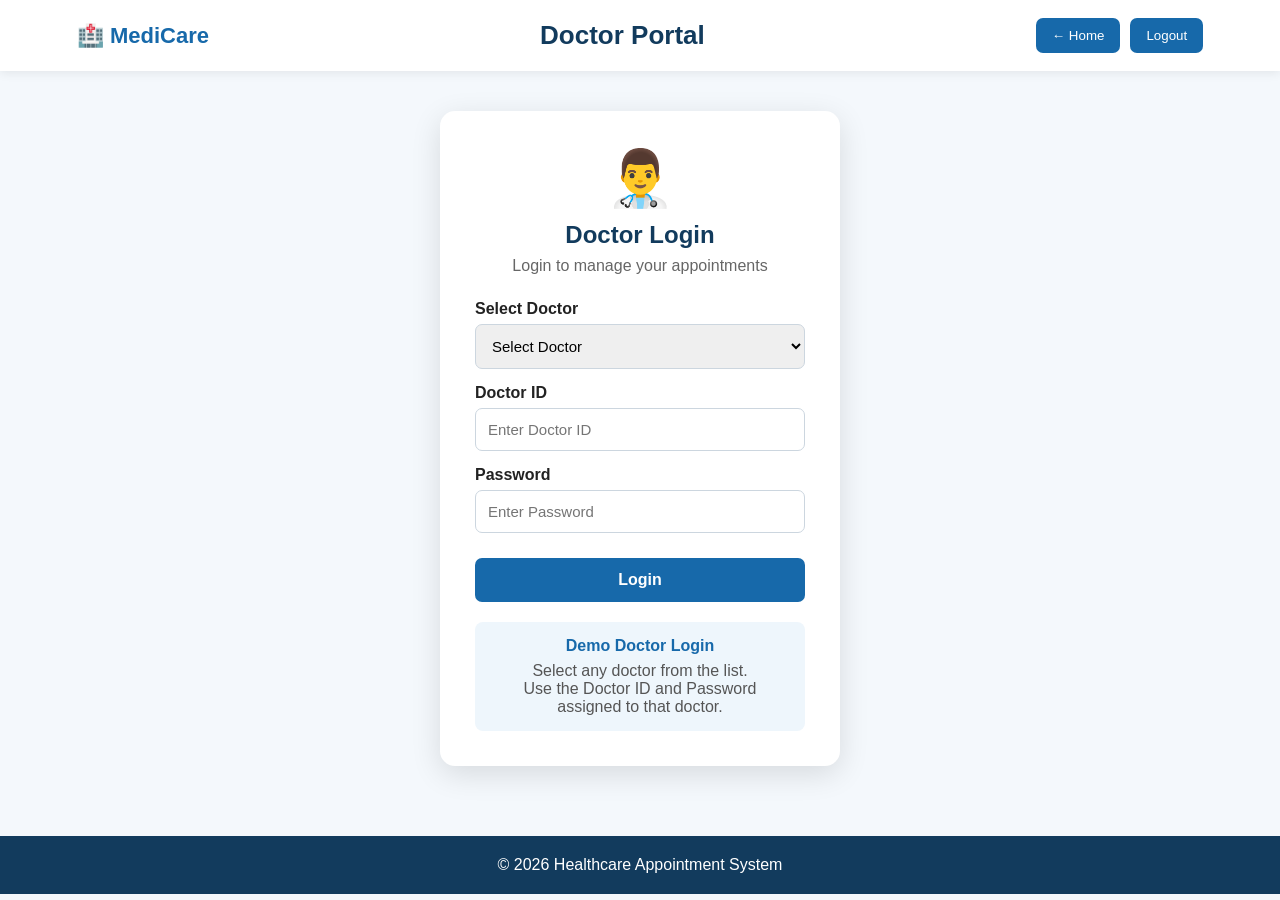
<file: admin/admin.html>
<!DOCTYPE html>
<html lang="en">

<head>
    <meta charset="UTF-8">
    <meta name="viewport" content="width=device-width, initial-scale=1.0">

    <title>Doctor Portal</title>

    <link rel="stylesheet" href="admin.css">
</head>

<body>

<!-- ================= HEADER ================= -->

<header>

    <div class="logo">
        🏥 MediCare
    </div>

    <h1>
        Doctor Portal
    </h1>

    <div class="header-buttons">

        <button onclick="goHome()">
            ← Home
        </button>

        <button onclick="logoutDoctor()">
            Logout
        </button>

    </div>

</header>


<!-- ================= LOGIN ================= -->

<section id="doctorLogin" class="login-section">

    <div class="login-box">

        <div class="doctor-icon">
            👨‍⚕️
        </div>

        <h2>
            Doctor Login
        </h2>

        <p>
            Login to manage your appointments
        </p>


        <label>
            Select Doctor
        </label>

        <select id="doctorSelect">

            <option value="">
                Select Doctor
            </option>

        </select>


        <label>
            Doctor ID
        </label>

        <input
            type="text"
            id="doctorId"
            placeholder="Enter Doctor ID">


        <label>
            Password
        </label>

        <input
            type="password"
            id="doctorPassword"
            placeholder="Enter Password">


        <button
            class="login-btn"
            onclick="doctorLogin()">

            Login

        </button>


        <div class="login-info">

            <h4>Demo Doctor Login</h4>

            <p>
                Select any doctor from the list.
            </p>

            <p>
                Use the Doctor ID and Password
                assigned to that doctor.
            </p>

        </div>

    </div>

</section>


<!-- ================= DASHBOARD ================= -->

<section id="doctorDashboard" class="dashboard">

    <div class="dashboard-title">

        <div>

            <p class="small-title">
                DOCTOR DASHBOARD
            </p>

            <h2>
                Welcome, <span id="loggedDoctorName">
                    Doctor
                </span> 👋
            </h2>

            <p>
                Manage your patient appointments
                and availability.
            </p>

        </div>

    </div>


    <!-- ================= STATS ================= -->

    <div class="stats-container">

        <div class="stat-card">

            <div class="stat-icon">
                📅
            </div>

            <h3 id="totalAppointments">
                0
            </h3>

            <p>
                Total Appointments
            </p>

        </div>


        <div class="stat-card">

            <div class="stat-icon">
                ✅
            </div>

            <h3 id="confirmedAppointments">
                0
            </h3>

            <p>
                Confirmed
            </p>

        </div>


        <div class="stat-card">

            <div class="stat-icon">
                ⏳
            </div>

            <h3 id="pendingAppointments">
                0
            </h3>

            <p>
                Pending
            </p>

        </div>


        <div class="stat-card">

            <div class="stat-icon">
                👥
            </div>

            <h3 id="patientCount">
                0
            </h3>

            <p>
                Patients
            </p>

        </div>

    </div>


    <!-- ================= APPOINTMENTS ================= -->

    <div class="dashboard-card">

        <h2>
            Appointment Management
        </h2>

        <p class="card-description">
            View and manage appointments for
            <strong id="appointmentDoctorName">
                Doctor
            </strong>.
        </p>


        <div id="adminAppointmentList">

            <p class="empty">
                No appointments available.
            </p>

        </div>

    </div>


    <!-- ================= AVAILABILITY ================= -->

    <div class="dashboard-card">

        <h2>
            Doctor Availability
        </h2>

        <p class="card-description">
            Update your available consultation time.
        </p>


        <div class="availability-form">

            <div>

                <label>
                    Available From
                </label>

                <input
                    type="time"
                    id="availableFrom">

            </div>


            <div>

                <label>
                    Available Until
                </label>

                <input
                    type="time"
                    id="availableUntil">

            </div>

        </div>


        <button
            class="save-btn"
            onclick="saveAvailability()">

            Save Availability

        </button>


        <p id="availabilityMessage"></p>

    </div>

</section>


<footer>

    <p>
        © 2026 Healthcare Appointment System
    </p>

</footer>


<script src="admin.js"></script>

</body>
</html>
</file>
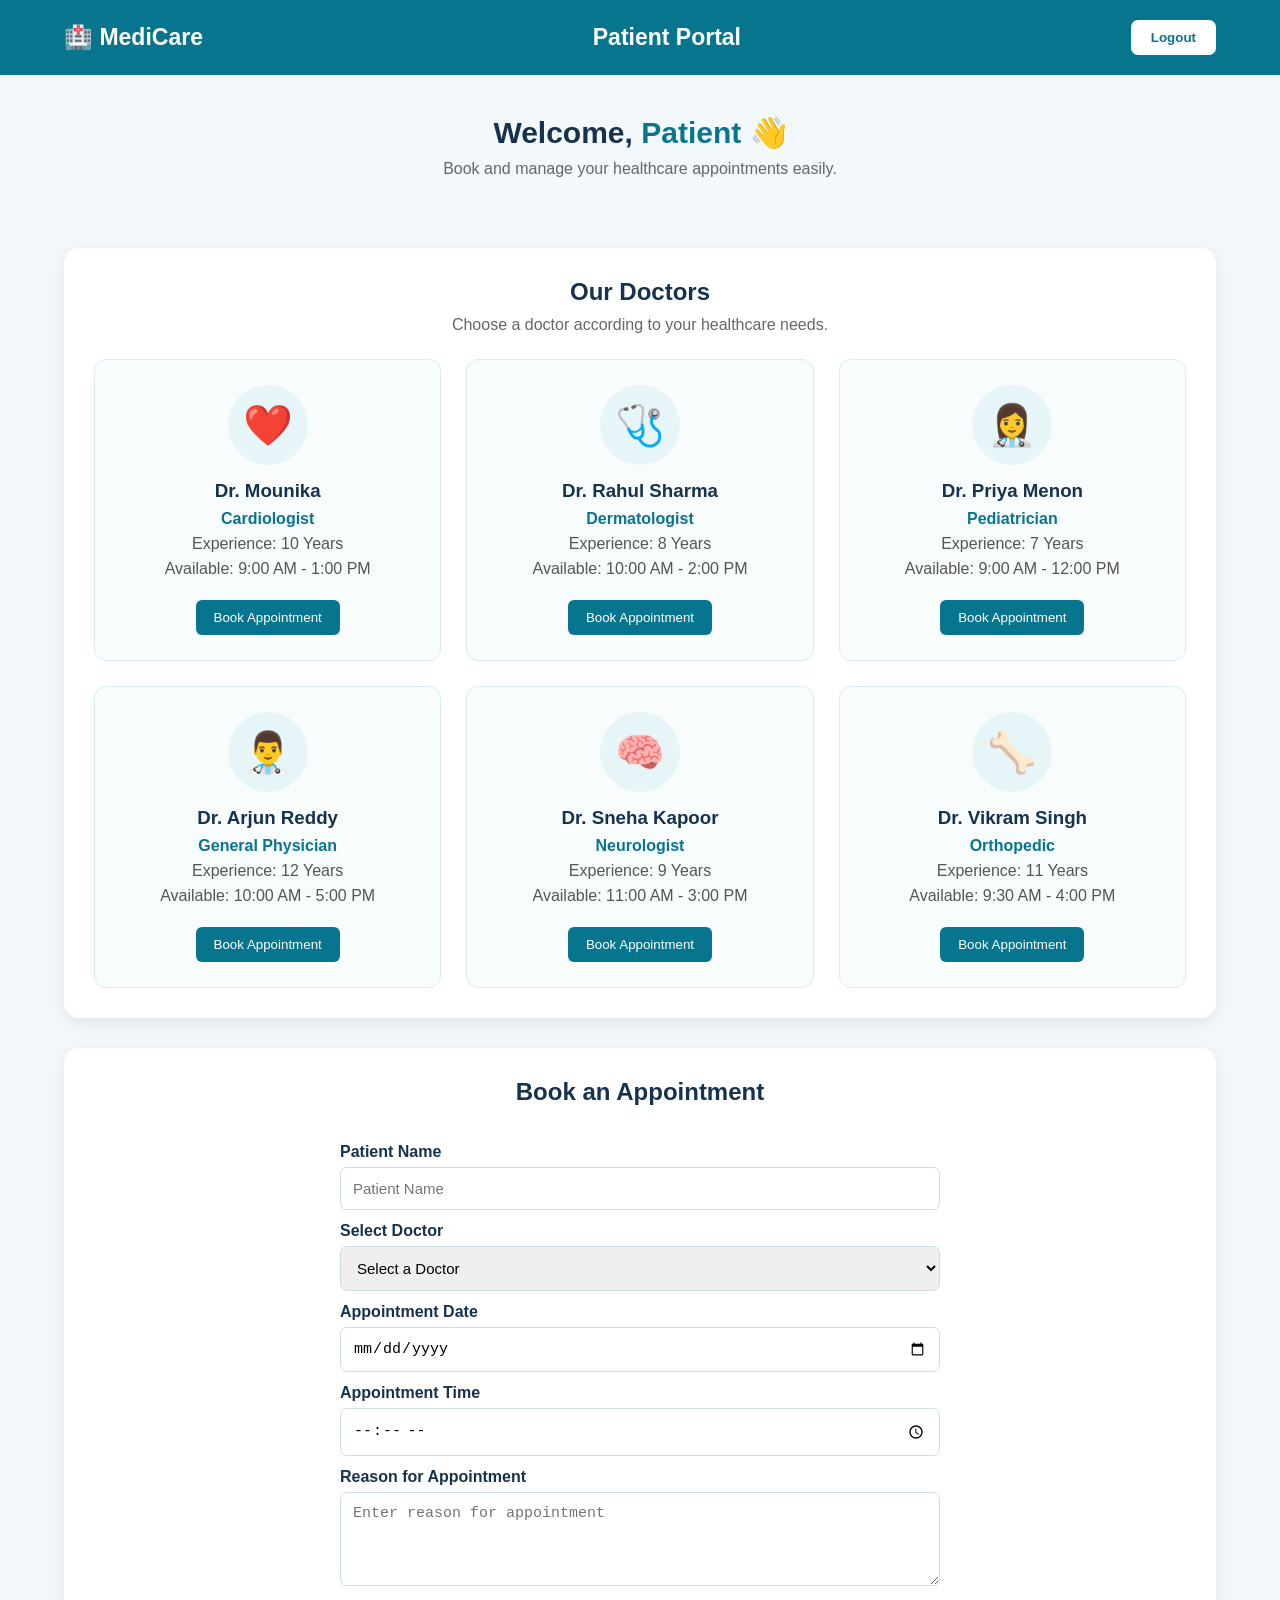
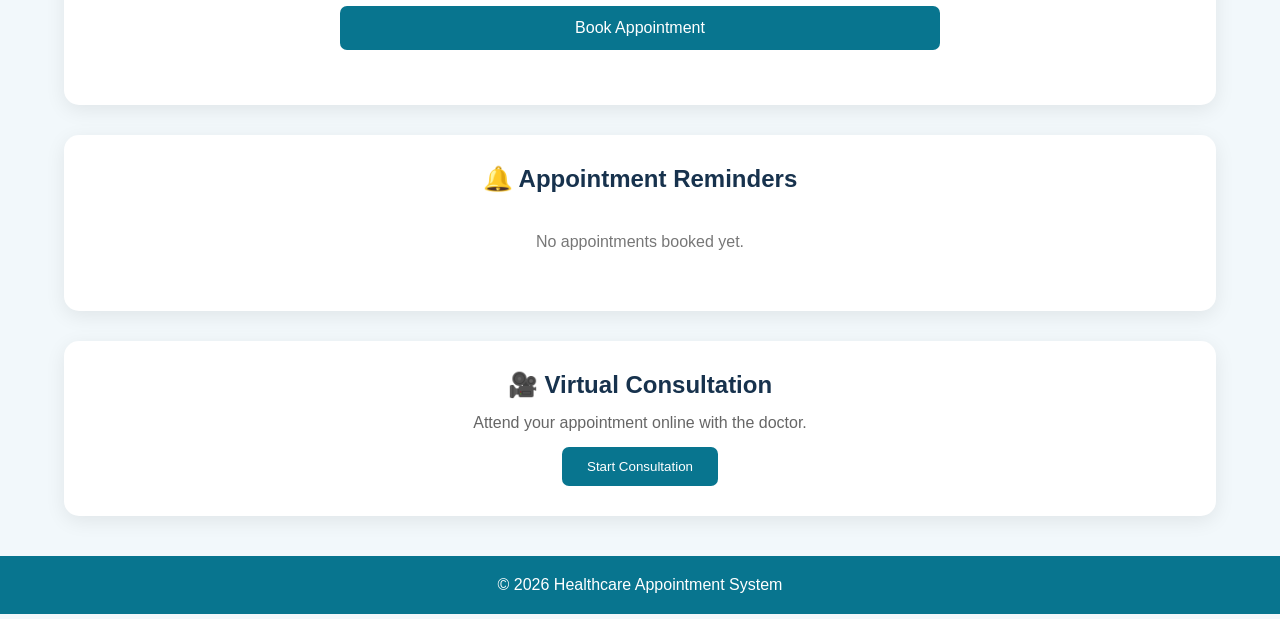
<file: user/user.html>
<!DOCTYPE html>
<html lang="en">

<head>

    <meta charset="UTF-8">

    <meta name="viewport"
          content="width=device-width, initial-scale=1.0">

    <title>Patient Portal</title>

    <link rel="stylesheet" href="user.css">

</head>

<body>


<header>

    <div class="logo">
        🏥 MediCare
    </div>

    <h1>
        Patient Portal
    </h1>

    <button class="logout-btn"
            onclick="logout()">
        Logout
    </button>

</header>


<section class="welcome">

    <h2>
        Welcome,
        <span id="patientNameDisplay">
            Patient
        </span>
        👋
    </h2>

    <p>
        Book and manage your healthcare appointments easily.
    </p>

</section>


<!-- ================= DOCTORS ================= -->

<section id="doctors"
         class="doctors-section">

    <h2>
        Our Doctors
    </h2>

    <p class="section-description">
        Choose a doctor according to your healthcare needs.
    </p>

    <div id="doctorContainer"
         class="doctor-container">
    </div>

</section>


<!-- ================= BOOKING ================= -->

<section id="booking"
         class="booking-section">

    <h2>
        Book an Appointment
    </h2>

    <form onsubmit="bookAppointment(event)">

        <label>
            Patient Name
        </label>

        <input
            type="text"
            id="appointmentPatient"
            placeholder="Patient Name"
            readonly>


        <label>
            Select Doctor
        </label>

        <select id="doctorSelect">

            <option value="">
                Select a Doctor
            </option>

        </select>


        <label>
            Appointment Date
        </label>

        <input
            type="date"
            id="appointmentDate">


        <label>
            Appointment Time
        </label>

        <input
            type="time"
            id="appointmentTime">


        <label>
            Reason for Appointment
        </label>

        <textarea
            id="appointmentReason"
            placeholder="Enter reason for appointment"
            rows="4"></textarea>


        <button
            type="submit"
            class="book-btn">

            Book Appointment

        </button>

    </form>

</section>


<!-- ================= REMINDERS ================= -->

<section id="reminders"
         class="appointment-section">

    <h2>
        🔔 Appointment Reminders
    </h2>

    <div id="appointmentList">

        <p class="empty">
            No appointments booked yet.
        </p>

    </div>

</section>


<!-- ================= CONSULTATION ================= -->

<section id="consultation"
         class="consultation-section">

    <h2>
        🎥 Virtual Consultation
    </h2>

    <p>
        Attend your appointment online with the doctor.
    </p>

    <button
        class="consult-btn"
        onclick="startConsultation()">

        Start Consultation

    </button>

</section>


<!-- ================= CONSULTATION MODAL ================= -->

<div id="consultationModal"
     class="consultation-modal">

    <div class="consultation-box">

        <button
            class="close-consultation"
            onclick="closeConsultation()">

            ×

        </button>

        <div class="video-area">

            <div class="video-icon">
                🎥
            </div>

            <h2>
                Virtual Consultation
            </h2>

            <p>
                Doctor will join the consultation shortly.
            </p>

        </div>


        <div class="consultation-controls">

            <button onclick="toggleMic()">
                🎤 Microphone
            </button>

            <button onclick="toggleCamera()">
                📷 Camera
            </button>

            <button
                class="end-btn"
                onclick="closeConsultation()">

                End Consultation

            </button>

        </div>

    </div>

</div>


<footer>

    <p>
        © 2026 Healthcare Appointment System
    </p>

</footer>


<script src="user.js"></script>

</body>
</html>
</file>
<file: admin/admin.css>
* {
    margin: 0;
    padding: 0;
    box-sizing: border-box;
}

body {
    font-family: Arial, sans-serif;
    background: #f4f8fc;
    color: #222;
}


/* ================= HEADER ================= */

header {
    background: white;
    padding: 18px 6%;
    display: flex;
    align-items: center;
    justify-content: space-between;
    box-shadow: 0 2px 10px rgba(0,0,0,0.08);
}

.logo {
    font-size: 22px;
    font-weight: bold;
    color: #1769aa;
}

header h1 {
    color: #123b5d;
    font-size: 26px;
}

.header-buttons {
    display: flex;
    gap: 10px;
}

.header-buttons button {
    border: none;
    background: #1769aa;
    color: white;
    padding: 10px 16px;
    border-radius: 7px;
    cursor: pointer;
}

.header-buttons button:hover {
    background: #0d4f80;
}


/* ================= LOGIN ================= */

.login-section {
    min-height: 75vh;
    display: flex;
    justify-content: center;
    align-items: center;
    padding: 40px 20px;
}

.login-box {
    width: 400px;
    background: white;
    padding: 35px;
    border-radius: 15px;
    box-shadow: 0 8px 30px rgba(0,0,0,0.12);
}

.doctor-icon {
    text-align: center;
    font-size: 55px;
    margin-bottom: 10px;
}

.login-box h2 {
    text-align: center;
    color: #123b5d;
    margin-bottom: 8px;
}

.login-box > p {
    text-align: center;
    color: #666;
    margin-bottom: 25px;
}

.login-box label {
    display: block;
    margin-top: 15px;
    margin-bottom: 6px;
    font-weight: bold;
}

.login-box input,
.login-box select {
    width: 100%;
    padding: 12px;
    border: 1px solid #ccd6df;
    border-radius: 7px;
    font-size: 15px;
}

.login-box input:focus,
.login-box select:focus {
    outline: none;
    border-color: #1769aa;
}

.login-btn {
    width: 100%;
    margin-top: 25px;
    padding: 13px;
    border: none;
    border-radius: 7px;
    background: #1769aa;
    color: white;
    font-size: 16px;
    font-weight: bold;
    cursor: pointer;
}

.login-btn:hover {
    background: #0d4f80;
}

.login-info {
    margin-top: 20px;
    padding: 15px;
    background: #eef6fc;
    border-radius: 8px;
    text-align: center;
    color: #555;
}

.login-info h4 {
    color: #1769aa;
    margin-bottom: 7px;
}


/* ================= DASHBOARD ================= */

.dashboard {
    display: none;
    padding: 40px 6%;
}

.dashboard-title {
    background: white;
    padding: 30px;
    border-radius: 15px;
    margin-bottom: 25px;
    box-shadow: 0 5px 20px rgba(0,0,0,0.06);
}

.small-title {
    color: #1769aa;
    font-size: 13px;
    font-weight: bold;
    letter-spacing: 1px;
    margin-bottom: 8px;
}

.dashboard-title h2 {
    color: #123b5d;
    margin-bottom: 8px;
}


/* ================= STATS ================= */

.stats-container {
    display: grid;
    grid-template-columns: repeat(4, 1fr);
    gap: 20px;
    margin-bottom: 30px;
}

.stat-card {
    background: white;
    padding: 25px;
    text-align: center;
    border-radius: 12px;
    box-shadow: 0 5px 20px rgba(0,0,0,0.06);
}

.stat-icon {
    font-size: 30px;
    margin-bottom: 10px;
}

.stat-card h3 {
    font-size: 28px;
    color: #1769aa;
}

.stat-card p {
    color: #666;
    margin-top: 5px;
}


/* ================= DASHBOARD CARDS ================= */

.dashboard-card {
    background: white;
    padding: 30px;
    border-radius: 15px;
    margin-bottom: 25px;
    box-shadow: 0 5px 20px rgba(0,0,0,0.06);
}

.dashboard-card h2 {
    color: #123b5d;
    margin-bottom: 8px;
}

.card-description {
    color: #666;
    margin-bottom: 20px;
}


/* ================= APPOINTMENTS ================= */

.appointment-card {
    border: 1px solid #dce5ec;
    border-radius: 10px;
    padding: 20px;
    margin-bottom: 15px;
}

.appointment-card h3 {
    color: #1769aa;
    margin-bottom: 10px;
}

.appointment-card p {
    margin: 6px 0;
    color: #555;
}

.status {
    font-weight: bold;
}

.status.pending {
    color: #d58b00;
}

.status.confirmed {
    color: green;
}

.status.cancelled {
    color: red;
}

.appointment-buttons {
    margin-top: 15px;
    display: flex;
    gap: 10px;
}

.confirm-btn,
.cancel-btn {
    border: none;
    padding: 9px 15px;
    border-radius: 6px;
    cursor: pointer;
    color: white;
}

.confirm-btn {
    background: #28a745;
}

.cancel-btn {
    background: #dc3545;
}

.empty {
    color: #777;
    padding: 15px 0;
}


/* ================= AVAILABILITY ================= */

.availability-form {
    display: flex;
    gap: 20px;
    margin-bottom: 20px;
}

.availability-form div {
    flex: 1;
}

.availability-form label {
    display: block;
    margin-bottom: 7px;
    font-weight: bold;
}

.availability-form input {
    width: 100%;
    padding: 12px;
    border: 1px solid #ccd6df;
    border-radius: 7px;
}

.save-btn {
    padding: 12px 20px;
    border: none;
    background: #1769aa;
    color: white;
    border-radius: 7px;
    cursor: pointer;
}

.save-btn:hover {
    background: #0d4f80;
}

#availabilityMessage {
    margin-top: 12px;
    font-weight: bold;
}


/* ================= FOOTER ================= */

footer {
    background: #123b5d;
    color: white;
    text-align: center;
    padding: 20px;
    margin-top: 30px;
}


/* ================= RESPONSIVE ================= */

@media (max-width: 900px) {

    .stats-container {
        grid-template-columns: repeat(2, 1fr);
    }

    header h1 {
        font-size: 20px;
    }
}

@media (max-width: 600px) {

    header {
        flex-direction: column;
        gap: 12px;
    }

    .stats-container {
        grid-template-columns: 1fr;
    }

    .availability-form {
        flex-direction: column;
    }

    .login-box {
        width: 100%;
    }
}
</file>
<file: user/user.css>
* {
    margin: 0;
    padding: 0;
    box-sizing: border-box;
}

body {
    font-family: Arial, sans-serif;
    background: #f2f8fb;
    color: #17324d;
}


/* HEADER */

header {
    height: 75px;
    background: #08758f;

    display: flex;
    align-items: center;
    justify-content: space-between;

    padding: 0 5%;

    color: white;
}

.logo {
    font-size: 23px;
    font-weight: bold;
}

header h1 {
    font-size: 23px;
}

.logout-btn {
    background: white;
    color: #08758f;

    border: none;

    padding: 10px 20px;

    border-radius: 7px;

    cursor: pointer;

    font-weight: bold;
}


/* WELCOME */

.welcome {
    text-align: center;
    padding: 40px 20px;
}

.welcome h2 {
    font-size: 30px;
    margin-bottom: 10px;
}

.welcome span {
    color: #08758f;
}

.welcome p {
    color: #666;
}


/* COMMON */

.doctors-section,
.booking-section,
.appointment-section,
.consultation-section {
    width: 90%;
    max-width: 1200px;

    margin: 30px auto;

    background: white;

    padding: 30px;

    border-radius: 15px;

    box-shadow:
        0 5px 20px
        rgba(0,0,0,0.08);
}

section h2 {
    text-align: center;
    margin-bottom: 10px;
}

.section-description {
    text-align: center;
    color: #666;
}


/* DOCTORS */

.doctor-container {
    display: grid;

    grid-template-columns:
        repeat(3, 1fr);

    gap: 25px;

    margin-top: 25px;
}

.doctor-card {
    background: #f8fcfd;

    border: 1px solid #d9edf1;

    border-radius: 12px;

    padding: 25px;

    text-align: center;

    transition: 0.3s;
}

.doctor-card:hover {
    transform: translateY(-5px);

    box-shadow:
        0 8px 20px
        rgba(0,100,120,0.15);
}

.doctor-image {
    width: 80px;
    height: 80px;

    margin: auto auto 15px;

    border-radius: 50%;

    background: #e5f5f8;

    display: flex;

    align-items: center;
    justify-content: center;

    font-size: 40px;
}

.doctor-card h3 {
    margin-bottom: 8px;
}

.specialization {
    color: #08758f !important;
    font-weight: bold;
}

.doctor-card p {
    margin: 7px 0;
    color: #555;
}

.doctor-card button {
    margin-top: 15px;

    padding: 10px 18px;

    border: none;

    background: #08758f;

    color: white;

    border-radius: 6px;

    cursor: pointer;
}


/* FORM */

.booking-section form {
    max-width: 600px;

    margin: 25px auto;

    display: flex;

    flex-direction: column;
}

.booking-section label {
    margin-top: 12px;
    margin-bottom: 6px;
    font-weight: bold;
}

.booking-section input,
.booking-section select,
.booking-section textarea {
    padding: 12px;

    border:
        1px solid #ccdfe4;

    border-radius: 7px;

    font-size: 15px;

    outline: none;
}

.book-btn {
    margin-top: 20px;

    padding: 13px;

    border: none;

    background: #08758f;

    color: white;

    border-radius: 7px;

    font-size: 16px;

    cursor: pointer;
}


/* APPOINTMENT */

.appointment-card {
    max-width: 650px;

    margin: 20px auto;

    padding: 25px;

    background: #f1fafb;

    border-left:
        6px solid #08758f;

    border-radius: 10px;
}

.appointment-card h3 {
    color: #08758f;
    margin-bottom: 15px;
}

.appointment-card p {
    margin: 10px 0;
}

.status {
    color: #08758f;
    font-weight: bold;
}

.cancel-btn {
    margin-top: 15px;

    padding: 9px 18px;

    border: none;

    background: #d9534f;

    color: white;

    border-radius: 6px;

    cursor: pointer;
}

.empty {
    text-align: center;
    color: #777;
    padding: 30px;
}


/* CONSULTATION */

.consultation-section {
    text-align: center;
}

.consultation-section p {
    margin: 15px;
    color: #666;
}

.consult-btn {
    padding: 12px 25px;

    border: none;

    background: #08758f;

    color: white;

    border-radius: 7px;

    cursor: pointer;
}


/* CONSULTATION MODAL */

.consultation-modal {
    display: none;

    position: fixed;

    inset: 0;

    background:
        rgba(0,30,40,0.7);

    justify-content: center;
    align-items: center;

    z-index: 500;
}

.consultation-box {
    width: 700px;
    max-width: 90%;

    background: white;

    border-radius: 18px;

    padding: 30px;

    position: relative;
}

.close-consultation {
    position: absolute;

    right: 15px;
    top: 10px;

    border: none;

    background: none;

    font-size: 28px;

    cursor: pointer;
}

.video-area {
    height: 300px;

    background:
        linear-gradient(
            135deg,
            #dff7ff,
            #f5fdff
        );

    border-radius: 15px;

    display: flex;

    flex-direction: column;

    justify-content: center;

    align-items: center;

    text-align: center;
}

.video-icon {
    font-size: 60px;
    margin-bottom: 15px;
}

.video-area p {
    color: #666;
    margin-top: 10px;
}

.consultation-controls {
    display: flex;

    justify-content: center;

    gap: 10px;

    margin-top: 20px;
}

.consultation-controls button {
    padding: 10px 15px;

    border: none;

    border-radius: 7px;

    background: #08758f;

    color: white;

    cursor: pointer;
}

.consultation-controls .end-btn {
    background: #d9534f;
}


/* FOOTER */

footer {
    margin-top: 40px;

    padding: 20px;

    text-align: center;

    background: #08758f;

    color: white;
}


/* RESPONSIVE */

@media(max-width:900px) {

    .doctor-container {
        grid-template-columns:
            repeat(2,1fr);
    }

}

@media(max-width:600px) {

    header h1 {
        font-size: 16px;
    }

    .doctor-container {
        grid-template-columns: 1fr;
    }

    .consultation-controls {
        flex-direction: column;
    }

}
</file>
